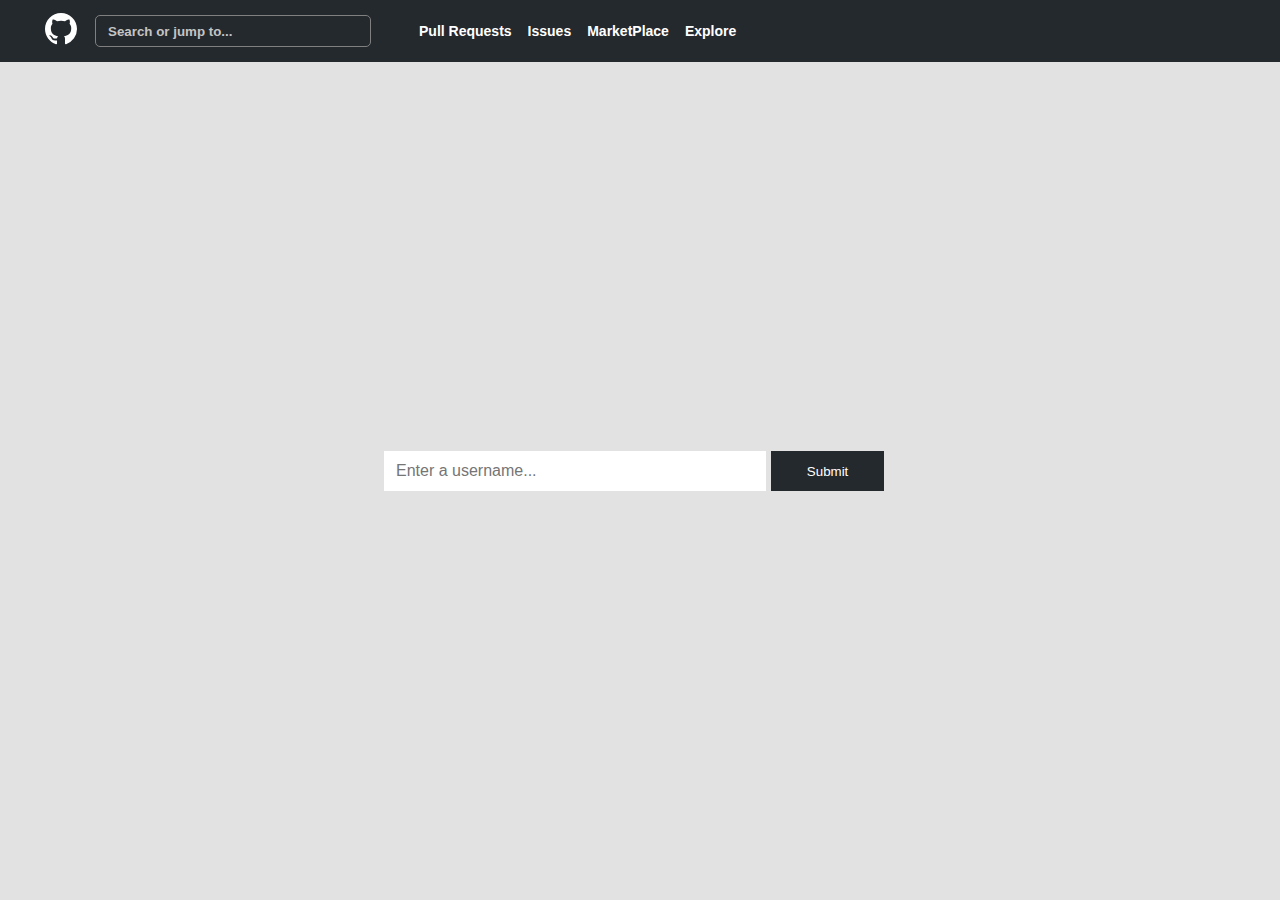
<file: index.html>
<!DOCTYPE html>
<html lang="en">
	<head>
		<meta charset="UTF-8" />
		<meta http-equiv="X-UA-Compatible" content="IE=edge" />
		<meta name="viewport" content="width=device-width, initial-scale=1.0" />
		<title>Document</title>
		<link rel="stylesheet" href="index.css" />
	</head>
	<body>
		<div class="main">
			<section class="navbar">
				<a href="https://github.com"
					><svg
						class="octicon octicon-mark-github v-align-middle"
						height="32"
						viewBox="0 0 16 16"
						version="1.1"
						width="32"
						aria-hidden="true"
					>
						<path
							fill-rule="evenodd"
							d="M8 0C3.58 0 0 3.58 0 8c0 3.54 2.29 6.53 5.47 7.59.4.07.55-.17.55-.38 0-.19-.01-.82-.01-1.49-2.01.37-2.53-.49-2.69-.94-.09-.23-.48-.94-.82-1.13-.28-.15-.68-.52-.01-.53.63-.01 1.08.58 1.23.82.72 1.21 1.87.87 2.33.66.07-.52.28-.87.51-1.07-1.78-.2-3.64-.89-3.64-3.95 0-.87.31-1.59.82-2.15-.08-.2-.36-1.02.08-2.12 0 0 .67-.21 2.2.82.64-.18 1.32-.27 2-.27.68 0 1.36.09 2 .27 1.53-1.04 2.2-.82 2.2-.82.44 1.1.16 1.92.08 2.12.51.56.82 1.27.82 2.15 0 3.07-1.87 3.75-3.65 3.95.29.25.54.73.54 1.48 0 1.07-.01 1.93-.01 2.2 0 .21.15.46.55.38A8.013 8.013 0 0016 8c0-4.42-3.58-8-8-8z"
						></path>
					</svg>
				</a>
				<input id="search-bar" placeholder="Search or jump to..." />
				<!-- <span><img src="https://github.githubassets.com/images/search-key-slash.svg" class=""/></span> -->
				<ul id="navigation">
					<a href="#"><li>Pull Requests</li></a>
					<a href="#"><li>Issues</li></a>
					<a href="#"><li>MarketPlace</li></a>
					<a href="#"><li>Explore</li></a>
				</ul>
			</section>
			<section class="rest">
				<div class="rest-container">
					<form id="user-search">
						<input
							placeholder="Enter a username..."
							type="text"
							id="search"
							name="search"
							required
						/>
						<button type="submit" class="form-btn">Submit</button>
					</form>
                    <div id="user-cont">

                    </div>
				</div>
			</section>
		</div>

		<script src="index.js" type="module"></script>
	</body>
</html>
</file>
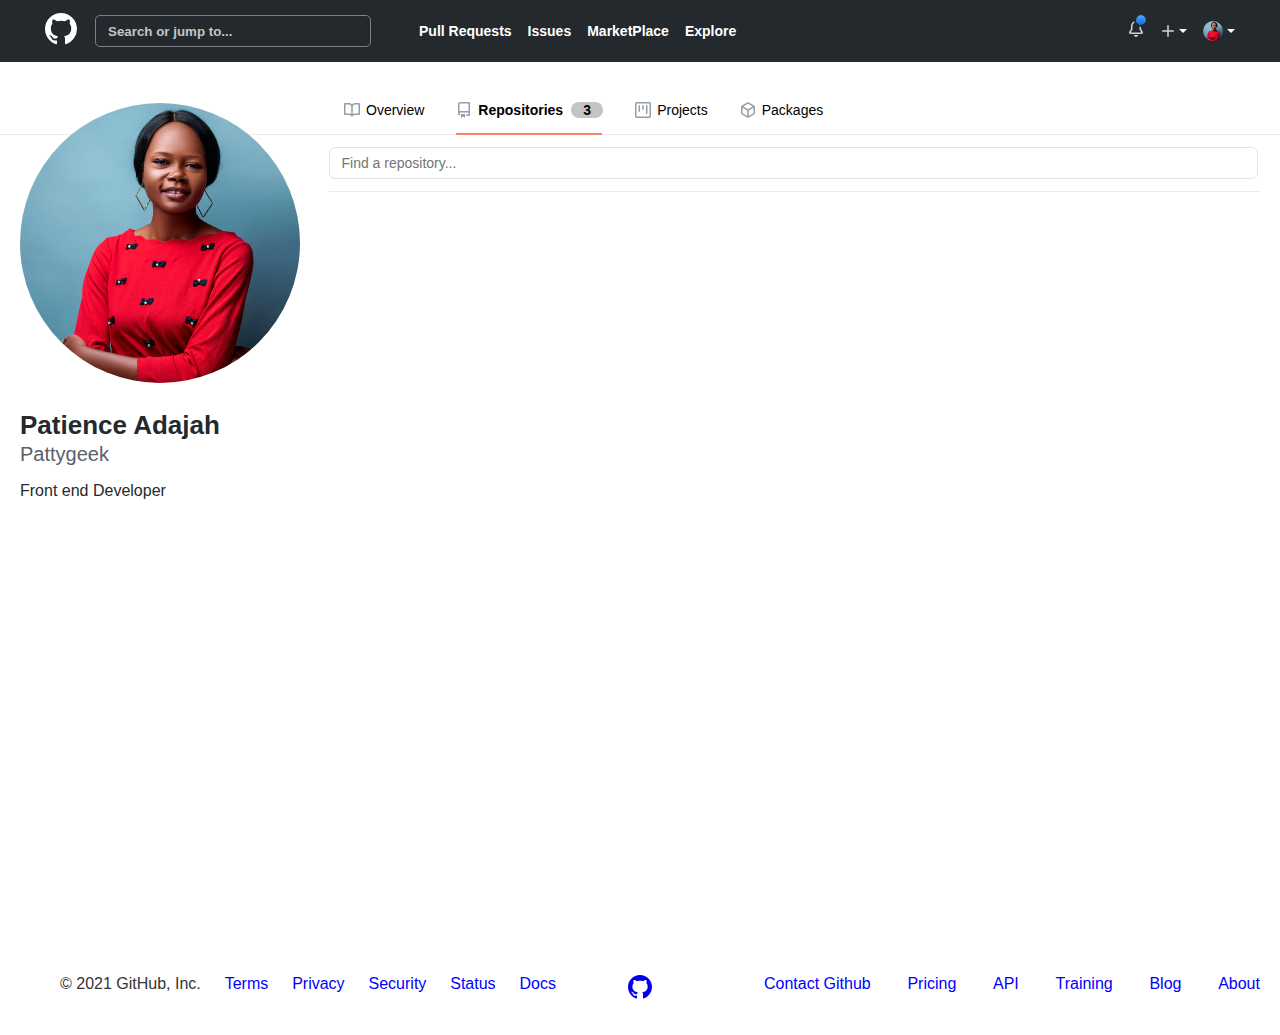
<file: profile.html>
<!DOCTYPE html>
<html lang="en">
	<head>
		<meta charset="UTF-8" />
		<meta name="viewport" content="width=device-width, initial-scale=1.0" />
		<title>Github Repo</title>
		<link rel="stylesheet" href="index.css" />
	</head>
	<body>
		<section class="container">
			<section class="navbar">
				<a href="https://github.com"
					><svg
						class="octicon octicon-mark-github v-align-middle"
						height="32"
						viewBox="0 0 16 16"
						version="1.1"
						width="32"
						aria-hidden="true"
					>
						<path
							fill-rule="evenodd"
							d="M8 0C3.58 0 0 3.58 0 8c0 3.54 2.29 6.53 5.47 7.59.4.07.55-.17.55-.38 0-.19-.01-.82-.01-1.49-2.01.37-2.53-.49-2.69-.94-.09-.23-.48-.94-.82-1.13-.28-.15-.68-.52-.01-.53.63-.01 1.08.58 1.23.82.72 1.21 1.87.87 2.33.66.07-.52.28-.87.51-1.07-1.78-.2-3.64-.89-3.64-3.95 0-.87.31-1.59.82-2.15-.08-.2-.36-1.02.08-2.12 0 0 .67-.21 2.2.82.64-.18 1.32-.27 2-.27.68 0 1.36.09 2 .27 1.53-1.04 2.2-.82 2.2-.82.44 1.1.16 1.92.08 2.12.51.56.82 1.27.82 2.15 0 3.07-1.87 3.75-3.65 3.95.29.25.54.73.54 1.48 0 1.07-.01 1.93-.01 2.2 0 .21.15.46.55.38A8.013 8.013 0 0016 8c0-4.42-3.58-8-8-8z"
						></path>
					</svg>
				</a>
				<input id="search-bar" placeholder="Search or jump to..." />
				<!-- <span><img src="https://github.githubassets.com/images/search-key-slash.svg" class=""/></span> -->
				<ul id="navigation">
					<a href="#"><li>Pull Requests</li></a>
					<a href="#"><li>Issues</li></a>
					<a href="#"><li>MarketPlace</li></a>
					<a href="#"><li>Explore</li></a>
				</ul>
				<div>
					<a href="#" class="notif">
						<div style="position: relative">
							<svg
								class="octicon octicon-bell"
								viewBox="0 0 16 16"
								version="1.1"
								width="16"
								height="16"
								aria-hidden="true"
							>
								<path
									d="M8 16a2 2 0 001.985-1.75c.017-.137-.097-.25-.235-.25h-3.5c-.138 0-.252.113-.235.25A2 2 0 008 16z"
								></path>
								<path
									fill-rule="evenodd"
									d="M8 1.5A3.5 3.5 0 004.5 5v2.947c0 .346-.102.683-.294.97l-1.703 2.556a.018.018 0 00-.003.01l.001.006c0 .002.002.004.004.006a.017.017 0 00.006.004l.007.001h10.964l.007-.001a.016.016 0 00.006-.004.016.016 0 00.004-.006l.001-.007a.017.017 0 00-.003-.01l-1.703-2.554a1.75 1.75 0 01-.294-.97V5A3.5 3.5 0 008 1.5zM3 5a5 5 0 0110 0v2.947c0 .05.015.098.042.139l1.703 2.555A1.518 1.518 0 0113.482 13H2.518a1.518 1.518 0 01-1.263-2.36l1.703-2.554A.25.25 0 003 7.947V5z"
								></path>
							</svg>
							<span class="notification"></span>
						</div>
					</a>

					<svg
						class="octicon octicon-plus plus"
						viewBox="0 0 16 16"
						version="1.1"
						width="16"
						height="16"
						aria-hidden="true"
					>
						<path
							fill-rule="evenodd"
							d="M8 2a.75.75 0 01.75.75v4.5h4.5a.75.75 0 010 1.5h-4.5v4.5a.75.75 0 01-1.5 0v-4.5h-4.5a.75.75 0 010-1.5h4.5v-4.5A.75.75 0 018 2z"
						></path>
					</svg>
					<span class="caret"></span>

					<!-- </div> -->
					<!-- <div> -->

					<img src="images/pattygeek.jpg" id="avatar" class="pic" />
					<span class="caret"></span>
				</div>
			</section>
			<section id="main-tab">
				<div class="tab">
					<div id="main">
						<div></div>
						<div class="side">
							<nav>
								<a>
									<svg
										class="
											octicon octicon-book octicon-tab
											UnderlineNav-octicon
											hide-sm
										"
										height="16"
										viewBox="0 0 16 16"
										version="1.1"
										width="16"
										aria-hidden="true"
									>
										<path
											fill-rule="evenodd"
											d="M0 1.75A.75.75 0 01.75 1h4.253c1.227 0 2.317.59 3 1.501A3.744 3.744 0 0111.006 1h4.245a.75.75 0 01.75.75v10.5a.75.75 0 01-.75.75h-4.507a2.25 2.25 0 00-1.591.659l-.622.621a.75.75 0 01-1.06 0l-.622-.621A2.25 2.25 0 005.258 13H.75a.75.75 0 01-.75-.75V1.75zm8.755 3a2.25 2.25 0 012.25-2.25H14.5v9h-3.757c-.71 0-1.4.201-1.992.572l.004-7.322zm-1.504 7.324l.004-5.073-.002-2.253A2.25 2.25 0 005.003 2.5H1.5v9h3.757a3.75 3.75 0 011.994.574z"
										></path>
									</svg>
									Overview
								</a>
								<a class="active">
									<svg
										class="
											octicon octicon-repo octicon-tab
											UnderlineNav-octicon
											hide-sm
										"
										height="16"
										viewBox="0 0 16 16"
										version="1.1"
										width="16"
										aria-hidden="true"
									>
										<path
											fill-rule="evenodd"
											d="M2 2.5A2.5 2.5 0 014.5 0h8.75a.75.75 0 01.75.75v12.5a.75.75 0 01-.75.75h-2.5a.75.75 0 110-1.5h1.75v-2h-8a1 1 0 00-.714 1.7.75.75 0 01-1.072 1.05A2.495 2.495 0 012 11.5v-9zm10.5-1V9h-8c-.356 0-.694.074-1 .208V2.5a1 1 0 011-1h8zM5 12.25v3.25a.25.25 0 00.4.2l1.45-1.087a.25.25 0 01.3 0L8.6 15.7a.25.25 0 00.4-.2v-3.25a.25.25 0 00-.25-.25h-3.5a.25.25 0 00-.25.25z"
										></path>
									</svg>
									Repositories <span class="repo-count" id="repo-count">3</span>
								</a>
								<a>
									<svg
										class="
											octicon octicon-project octicon-tab
											UnderlineNav-octicon
											hide-sm
										"
										height="16"
										viewBox="0 0 16 16"
										version="1.1"
										width="16"
										aria-hidden="true"
									>
										<path
											fill-rule="evenodd"
											d="M1.75 0A1.75 1.75 0 000 1.75v12.5C0 15.216.784 16 1.75 16h12.5A1.75 1.75 0 0016 14.25V1.75A1.75 1.75 0 0014.25 0H1.75zM1.5 1.75a.25.25 0 01.25-.25h12.5a.25.25 0 01.25.25v12.5a.25.25 0 01-.25.25H1.75a.25.25 0 01-.25-.25V1.75zM11.75 3a.75.75 0 00-.75.75v7.5a.75.75 0 001.5 0v-7.5a.75.75 0 00-.75-.75zm-8.25.75a.75.75 0 011.5 0v5.5a.75.75 0 01-1.5 0v-5.5zM8 3a.75.75 0 00-.75.75v3.5a.75.75 0 001.5 0v-3.5A.75.75 0 008 3z"
										></path>
									</svg>
									Projects
								</a>
								<a>
									<svg
										class="
											octicon octicon-package octicon-tab
											UnderlineNav-octicon
											hide-sm
										"
										height="16"
										viewBox="0 0 16 16"
										version="1.1"
										width="16"
										aria-hidden="true"
									>
										<path
											fill-rule="evenodd"
											d="M8.878.392a1.75 1.75 0 00-1.756 0l-5.25 3.045A1.75 1.75 0 001 4.951v6.098c0 .624.332 1.2.872 1.514l5.25 3.045a1.75 1.75 0 001.756 0l5.25-3.045c.54-.313.872-.89.872-1.514V4.951c0-.624-.332-1.2-.872-1.514L8.878.392zM7.875 1.69a.25.25 0 01.25 0l4.63 2.685L8 7.133 3.245 4.375l4.63-2.685zM2.5 5.677v5.372c0 .09.047.171.125.216l4.625 2.683V8.432L2.5 5.677zm6.25 8.271l4.625-2.683a.25.25 0 00.125-.216V5.677L8.75 8.432v5.516z"
										></path>
									</svg>
									Packages</a
								>
							</nav>
						</div>
					</div>
				</div>
			</section>
			<section id="all">
				<section id="main">
					<div class="profile-info">
						<div class="profile-div">
							<img
								src="images/pattygeek.jpg"
								alt=""
								class="profile"
								id="avatar"
							/>
							<!-- <div class="smiley" id="status">
							<svg
								class="octicon octicon-smiley"
								viewBox="0 0 16 16"
								version="1.1"
								width="18"
								height="18"
								aria-hidden="true"
							>
								<path
									fill-rule="evenodd"
									d="M1.5 8a6.5 6.5 0 1113 0 6.5 6.5 0 01-13 0zM8 0a8 8 0 100 16A8 8 0 008 0zM5 8a1 1 0 100-2 1 1 0 000 2zm7-1a1 1 0 11-2 0 1 1 0 012 0zM5.32 9.636a.75.75 0 011.038.175l.007.009c.103.118.22.222.35.31.264.178.683.37 1.285.37.602 0 1.02-.192 1.285-.371.13-.088.247-.192.35-.31l.007-.008a.75.75 0 111.222.87l-.614-.431c.614.43.614.431.613.431v.001l-.001.002-.002.003-.005.007-.014.019a1.984 1.984 0 01-.184.213c-.16.166-.338.316-.53.445-.63.418-1.37.638-2.127.629-.946 0-1.652-.308-2.126-.63a3.32 3.32 0 01-.715-.657l-.014-.02-.005-.006-.002-.003v-.002h-.001l.613-.432-.614.43a.75.75 0 01.183-1.044h.001z"
								></path>
							</svg>
						</div> -->
						</div>

						<p class="h1" id="fullName">Patience Adajah</p>
						<p class="h2" id="userName">Pattygeek</p>
						<p class="role" id="bio">Front end Developer</p>
					</div>
					<div class="repo">
						<div class="input-div">
							<input class="input" placeholder="Find a repository..." />
						</div>
						<div id="reposs"></div>
					</div>
				</section>
				<div id="footer">
					<ul class="first">
						<li class="copyright">© 2021 GitHub, Inc.</li>
						<li>Terms</li>
						<li>Privacy</li>
						<li>Security</li>
						<li>Status</li>
						<li>Docs</li>
					</ul>
					<a href="https://github.com" class="logo">
						<svg
							aria-hidden="true"
							viewBox="0 0 16 16"
							version="1.1"
							data-view-component="true"
							height="24"
							width="24"
							class="octicon octicon-mark-github"
						>
							<path
								fill-rule="evenodd"
								d="M8 0C3.58 0 0 3.58 0 8c0 3.54 2.29 6.53 5.47 7.59.4.07.55-.17.55-.38 0-.19-.01-.82-.01-1.49-2.01.37-2.53-.49-2.69-.94-.09-.23-.48-.94-.82-1.13-.28-.15-.68-.52-.01-.53.63-.01 1.08.58 1.23.82.72 1.21 1.87.87 2.33.66.07-.52.28-.87.51-1.07-1.78-.2-3.64-.89-3.64-3.95 0-.87.31-1.59.82-2.15-.08-.2-.36-1.02.08-2.12 0 0 .67-.21 2.2.82.64-.18 1.32-.27 2-.27.68 0 1.36.09 2 .27 1.53-1.04 2.2-.82 2.2-.82.44 1.1.16 1.92.08 2.12.51.56.82 1.27.82 2.15 0 3.07-1.87 3.75-3.65 3.95.29.25.54.73.54 1.48 0 1.07-.01 1.93-.01 2.2 0 .21.15.46.55.38A8.013 8.013 0 0016 8c0-4.42-3.58-8-8-8z"
							></path>
						</svg>
					</a>
					<ul class="second">
						<li>Contact Github</li>
						<li>Pricing</li>
						<li>API</li>
						<li>Training</li>
						<li>Blog</li>
						<li>About</li>
					</ul>
				</div>
			</section>
		</section>
	
		<script src="app.js"></script>
	</body>
</html>
</file>
<file: index.css>
:root {
	--primary-color: #24292e;
	--color-text-white: #ffffff;
	--color-header-bg: #24292e;
	--color-text-secondary: #586069;
}

html,
body {
	padding: 0;
	margin: 0;
}

body * {
	font-family: -apple-system, BlinkMacSystemFont, Segoe UI, Helvetica, Arial,
		sans-serif, Apple Color Emoji, Segoe UI Emoji;
}

ul {
	list-style: none;
	color: #fff;
	margin: 0;
}

.main {
	height: 100vh;
	width: 100vw;
}

#search {
	background: #fff;
	border: none;
	height: 40px;
	width: 70%;
	padding: 0 12px;
}

#search::placeholder {
	font-size: 16px;
}

.form-btn {
	border: none;
	height: 40px;
	padding: 12px 36px;
	width: calc(100%-70%);
	background-color: var(--primary-color);
	color: white;
}

.rest {
	height: calc(100% - 62px);
	background-color: #e2e2e2;
	position: relative;
	width: inherit;
}

.rest-container {
	top: 50%;
	position: absolute;
	left: 50%;
	width: 40%;
	transform: translate(-50%, -50%);
}

.navbar {
	height: 62px;
	background-color: var(--primary-color);
	padding: 0 45px 0 45px;
	display: flex;
	align-items: center;
}

#user-cont {
	width: 100%;
}

#user-search {
	margin-bottom: 20px;
}

.user-container {
	width: 90%;
	white-space: nowrap;
	text-align: center;
	padding: 20px;
	background-color: white;
	box-shadow: 0 0.5rem 1rem rgba(0, 0, 0, 0.15);
	-webkit-box-shadow: 0 0.5rem 1rem rgba(0, 0, 0, 0.15);
	-moz-box-shadow: 0 0.5rem 1rem rgba(0, 0, 0, 0.15);
}

.navbar a {
	color: #fff;
	text-decoration: none;
}

.navbar a:hover {
	color: #d1d5da;
}

#navigation {
	display: flex;
}

#navigation li {
	font-weight: 600;
	margin: 0 8px;
	font-size: 14px;
}

.octicon {
	display: inline-block;
	fill: currentColor;
	margin: auto 0;
}

.octicon-tab {
	margin-right: 6px;
}

.octicon-plus {
	color: #d1d5da;
	margin-right: 3px;
}

.octicon-bell {
	color: #d1d5da;
	margin-right: 16px;
	position: relative;
}

.notification {
	position: absolute;
	top: -8px;
	right: 12px;
	display: inline-block;
	width: 10px;
	height: 10px;
	border-radius: 50%;
	background-image: linear-gradient(#54a3ff, #006eed);
	background-clip: padding-box;
	border: 2px solid var(--color-header-bg);
}

#search-bar {
	border-radius: 5px;
	border: 1px solid gray;
	width: 250px;
	background-color: transparent;
	height: 30px;
	margin-left: 18px;
	padding: 0px 12px;
	transition: width 0.4s ease-in-out;
}

#search-bar::placeholder {
	color: #c4c4c4;
	font-weight: 600;
}

#search-bar:focus {
	width: 500px;
	transition: width 0.4s ease-in-out;
	background-color: #f7f7f7;
	color: #353535;
	border: 1px solid #0366d6;
}

span img {
	/* border: 1px solid gray; */
	color: var(--color-text-white);
	vertical-align: middle;

	/* border-style: none; */
}

.d-flex {
	display: flex;
}

.caret {
	display: inline-block;
	width: 0;
	height: 0;
	vertical-align: middle;
	content: "";
	border-top: 4px solid white;
	border-right: 4px solid transparent;
	border-bottom: 0 solid transparent;
	border-left: 4px solid transparent;
	margin: auto 0;
}

.navbar img {
	height: 20px;
	width: 20px;
	object-fit: cover;
	border-radius: 50%;
	margin-right: 4px;
	margin-left: 16px;
}

.navbar div {
	display: flex;
	margin-left: auto;
}

.tab {
	border-bottom: 1px solid #eaecef;
	padding: 40px 50px 16px 24px;
}

#main-tab {
	position: relative;
}

.profile {
	height: 280px;
	margin-top: -32px;
}

.profile-div {
	display: flex;
	position: relative;
}

.h1 {
	font-size: 26px;
	font-weight: 600;
	color: #24292e;
	line-height: 1.25;
	margin-bottom: 0;
}

.h2 {
	font-size: 20px;
	font-style: normal;
	font-weight: 300;
	line-height: 24px;
	color: var(--color-text-secondary);
	margin: 0;
}

.role {
	color: #24292e;
}

.smiley {
	border: 1px solid #e1e4e8;
	border-radius: 50%;
	box-shadow: 0 1px 0 rgba(27, 31, 35, 0.04);
	padding: 4px;
	background: var(--color-text-white);
	width: 32px;
	height: 32px;
	display: flex;
	margin-left: -48px;
	position: absolute;
	left: 90%;
	bottom: 0;
	margin-bottom: 32px;
}

.octicon-smiley {
	margin: auto;
}

nav {
	display: flex;
}

nav a {
	margin-top: auto;
	margin-right: 16px;
	margin-left: 16px;
	font-size: 14px;
	display: flex;
}

nav svg {
	color: #959da5;
	margin-right: 6px;
}

#all {
	width: 100%;
	min-height: 100vh;
	position: relative;
}

#main {
	display: flex;
	width: 1240px;
	margin: 0 auto;
}

#main .side {
	width: 936px;
	margin-left: auto;
}

#footer {
	display: flex;
	width: 1240px;
	margin: 0 auto 32px;
	left: 0;
	right: 0;
	position: absolute;
	bottom: 0;
	justify-content: space-between;
}

#footer ul {
	color: blue;
}

#footer li {
	display: inline;
}

#footer .first {
	width: 40%;
	display: flex;
	justify-content: space-between;
}

#footer .second {
	width: 40%;
	display: flex;
	justify-content: space-between;
}

.profile-info {
	width: 25%;
}

.profile-info img {
	border-radius: 50%;
	width: 280px;
	height: 280px;
	object-fit: cover;
	/* top: 20; */
}

.repo {
	width: 936px;
	margin-bottom: 100px;
	padding-top: 12px;
}
.repo-count {
	margin-left: 8px;
	background-color: #c4c4c4;
	border-radius: 2em;
	padding: 0 6px;
	min-width: 20px;
	text-align: center;
}

.copyright {
	color: #353535;
}

.active {
	font-weight: bold;
}

.active::after {
	content: "";
	height: 2px;
	background-color: #f9826c;
	width: 146px;
	position: absolute;
	bottom: 0;
}
.repo input {
	width: 97%;
	border-radius: 6px;
	border: 1px solid #e1e4e8;
	padding: 5px 12px;
	font-size: 14px;
	line-height: 20px;
}

.repo-item {
	display: flex;
	border-bottom: 1px solid #eaecef;
	padding: 12px 0;
	align-items: center;
}

.input-div {
	border-bottom: 1px solid #eaecef;
	padding-bottom: 12px;
}

.repo-item button {
	padding: 3px 12px;
	font-size: 12px;
	line-height: 20px;
	border: 1px solid;
	border-radius: 6px;
	color: #24292e;
	background-color: #fafbfc;
	border-color: rgba(27, 31, 35, 0.15);
	/* box-shadow: var(--color-btn-shadow), var(--color-btn-inset-shadow); */
	transition: 0.2s cubic-bezier(0.3, 0, 0.5, 1);
	transition-property: color, background-color, border-color;
	font-weight: 600;
	display: flex;
}

.repo-name {
	color: #0366d6;
	font-size: 20px;
	font-weight: 600;
	margin-bottom: 0;
}

.repo-info {
	font-size: 12px;
	color: #586069;
	white-space: nowrap;
}

.button-div {
	margin-left: auto;
}

.octicon-star {
	margin-right: 4px;
}

.margin-right {
	margin-right: 20px;
}

.margin-left {
	margin-left: 5px;
}

.lang {
	background-color: #2b7489;
}

.lang-circle {
	position: relative;
	top: 13px;
	display: inline-block;
	width: 12px;
	height: 12px;
	border-radius: 50%;
}

@media only screen and (max-width: 600px) {
	#main {
		width: 100%;
		flex-direction: column;
	}

	.main {
		overflow: hidden;
	}

	.repo {
		width: 90%;
		margin: 0 auto;
	}
	.profile {
		height: 280px;
		margin-top: 16px;
	}
	#navigation {
		display: none;
	}
	#search-bar {
		display: none;
	}
	.pic {
		display: none;
	}
	.plus {
		display: none;
	}

	.tab {
		border-bottom: 1px solid #eaecef;
		padding: 40px 50px 16px 6px;
		overflow: hidden;
		overflow-x: scroll;
	}

	.navbar {
		overflow: hidden;
		width: 80%;
	}
	#all {
		overflow: hidden;
	}
	.profile-info {
		width: 90%;
		margin: 0 auto;
	}

	#footer {
		display: flex;
		flex-direction: column;
		width: 100%;
		margin: 20px auto 20px;
		/* left: 0;
		right: 0; */
		position: relative;

		padding-top: 12px;
		justify-content: space-between;
	}
	.logo {
		display: none;
	}
	#footer .first {
		width: 100%;
		justify-content: space-between;
		font-size: 12px;
	}

	#footer .second {
		width: 100%;
		font-size: 12px;
		margin-top: 12px;
	}

	.rest-container {
		width: 80%;
	}

	#search {
		width: 100%;
	}
	.form-btn {
		width: 50%;
		margin: 0 auto;
		display: flex;
		text-align: center;
	}
	.caret {
		display: none;
	}
	/* .button-div {
		margin-left: auto;
	} */
}
</file>
